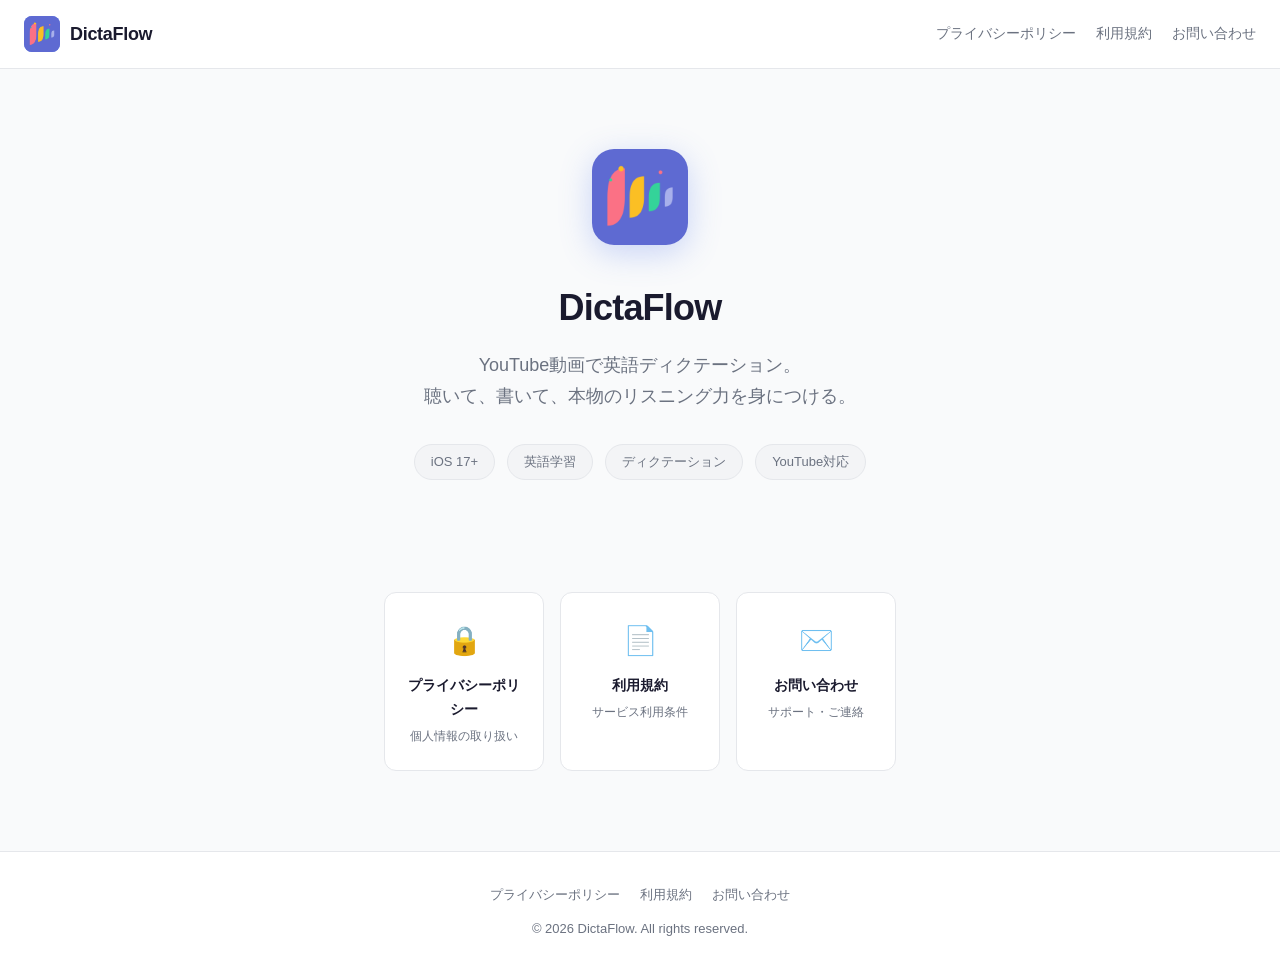
<file: index.html>
<!DOCTYPE html>
<html lang="ja">
<head>
  <meta charset="UTF-8">
  <meta name="viewport" content="width=device-width, initial-scale=1.0">
  <title>DictaFlow — YouTube英語ディクテーション学習</title>
  <link rel="stylesheet" href="style.css">
  <style>
    .hero {
      text-align: center;
      padding: 80px 24px 64px;
    }
    .hero-icon {
      width: 96px;
      height: 96px;
      border-radius: 22px;
      display: inline-block;
      margin-bottom: 24px;
      box-shadow: 0 8px 32px rgba(91,127,238,0.3);
      overflow: hidden;
    }
    .hero-icon img {
      width: 100%;
      height: 100%;
      object-fit: cover;
    }
    .hero h1 {
      font-size: 36px;
      font-weight: 800;
      letter-spacing: -0.8px;
      margin-bottom: 12px;
    }
    .hero p {
      font-size: 18px;
      color: var(--muted);
      max-width: 480px;
      margin: 0 auto 32px;
    }
    .badge-row {
      display: flex;
      gap: 12px;
      justify-content: center;
      flex-wrap: wrap;
      margin-bottom: 48px;
    }
    .badge {
      background: #f3f4f6;
      border: 1px solid var(--border);
      border-radius: 999px;
      padding: 6px 16px;
      font-size: 13px;
      color: var(--muted);
      font-weight: 500;
    }
    .link-grid {
      max-width: 560px;
      margin: 0 auto;
      display: grid;
      grid-template-columns: repeat(auto-fit, minmax(160px, 1fr));
      gap: 16px;
      padding: 0 24px;
    }
    .link-card {
      background: var(--white);
      border: 1px solid var(--border);
      border-radius: 12px;
      padding: 24px 20px;
      text-align: center;
      text-decoration: none;
      color: var(--text);
      transition: border-color 0.15s, box-shadow 0.15s;
    }
    .link-card:hover {
      border-color: var(--brand);
      box-shadow: 0 4px 16px rgba(91,127,238,0.12);
      text-decoration: none;
    }
    .link-card-icon { font-size: 28px; margin-bottom: 10px; }
    .link-card-title { font-weight: 600; font-size: 14px; }
    .link-card-desc { font-size: 12px; color: var(--muted); margin-top: 4px; }
  </style>
</head>
<body>

<header class="site-header">
  <a href="index.html" class="logo">
    <div class="logo-icon"><img src="icon.png" alt="DictaFlow" style="width:100%;height:100%;object-fit:cover;border-radius:8px;"></div>
    <span class="logo-name">DictaFlow</span>
  </a>
  <nav>
    <a href="privacy.html">プライバシーポリシー</a>
    <a href="terms.html">利用規約</a>
    <a href="contact.html">お問い合わせ</a>
  </nav>
</header>

<div class="hero">
  <div class="hero-icon"><img src="icon.png" alt="DictaFlow"></div>
  <h1>DictaFlow</h1>
  <p>YouTube動画で英語ディクテーション。<br>聴いて、書いて、本物のリスニング力を身につける。</p>
  <div class="badge-row">
    <span class="badge">iOS 17+</span>
    <span class="badge">英語学習</span>
    <span class="badge">ディクテーション</span>
    <span class="badge">YouTube対応</span>
  </div>
</div>

<div class="link-grid">
  <a href="privacy.html" class="link-card">
    <div class="link-card-icon">🔒</div>
    <div class="link-card-title">プライバシーポリシー</div>
    <div class="link-card-desc">個人情報の取り扱い</div>
  </a>
  <a href="terms.html" class="link-card">
    <div class="link-card-icon">📄</div>
    <div class="link-card-title">利用規約</div>
    <div class="link-card-desc">サービス利用条件</div>
  </a>
  <a href="contact.html" class="link-card">
    <div class="link-card-icon">✉️</div>
    <div class="link-card-title">お問い合わせ</div>
    <div class="link-card-desc">サポート・ご連絡</div>
  </a>
</div>

<footer class="site-footer" style="margin-top: 80px;">
  <div class="footer-links">
    <a href="privacy.html">プライバシーポリシー</a>
    <a href="terms.html">利用規約</a>
    <a href="contact.html">お問い合わせ</a>
  </div>
  <p>&copy; 2026 DictaFlow. All rights reserved.</p>
</footer>

</body>
</html>
</file>
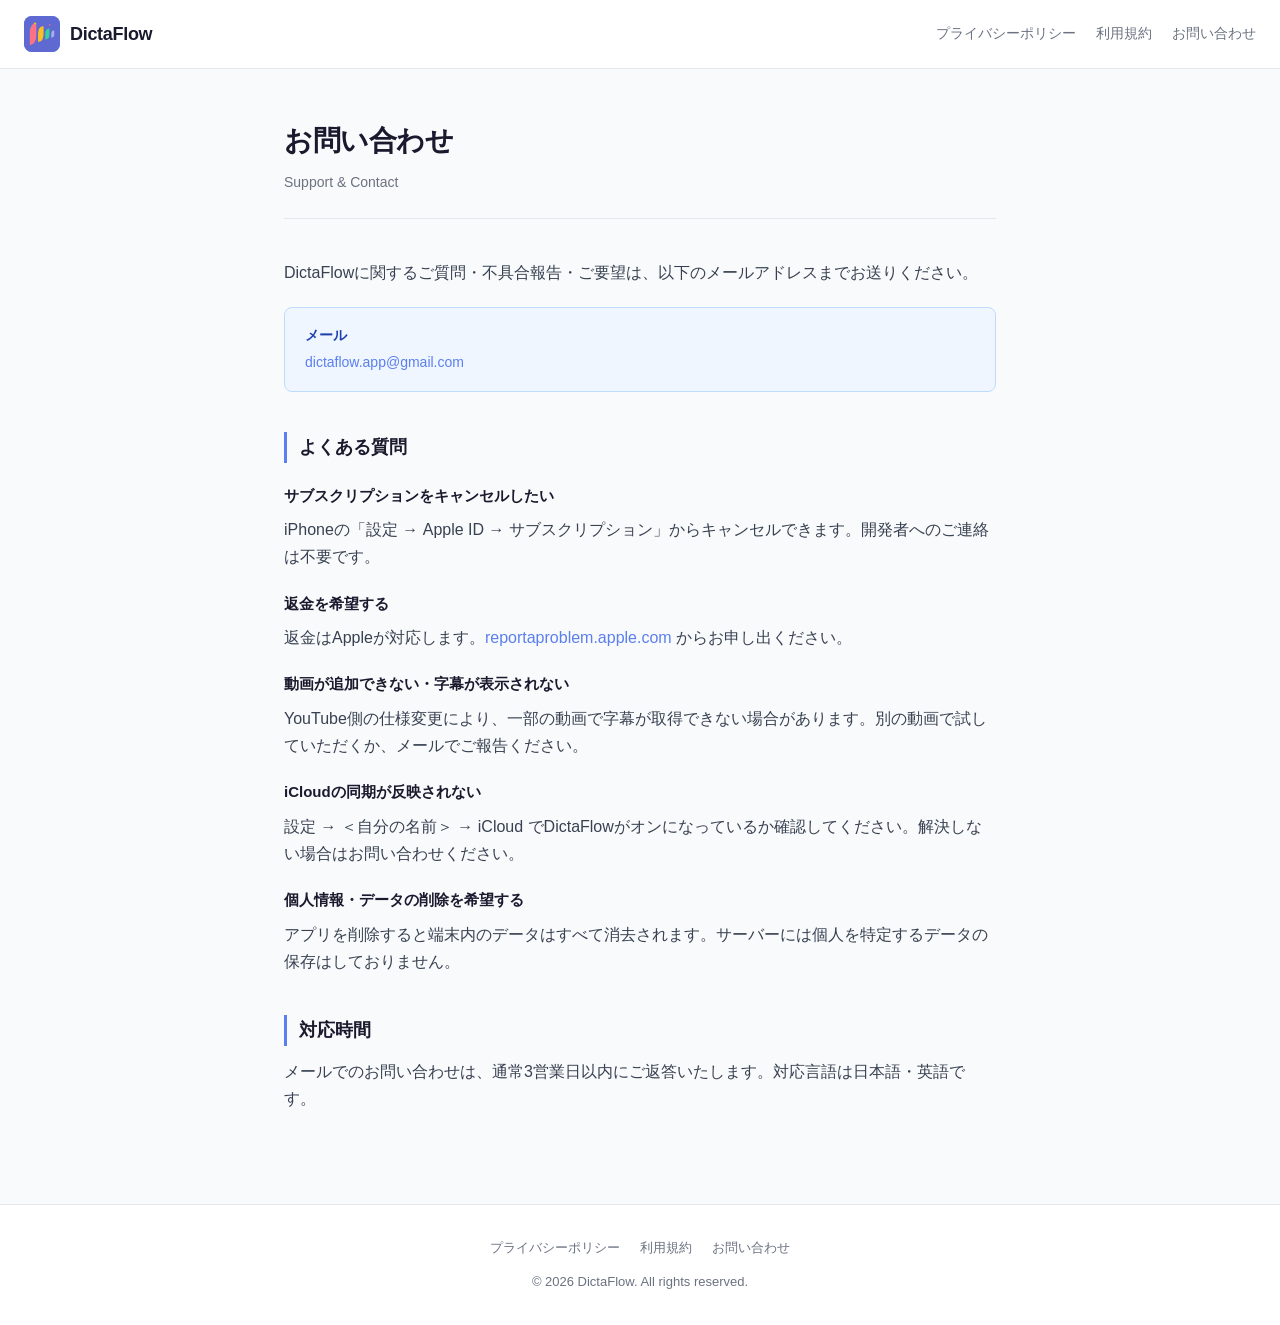
<file: contact.html>
<!DOCTYPE html>
<html lang="ja">
<head>
  <meta charset="UTF-8">
  <meta name="viewport" content="width=device-width, initial-scale=1.0">
  <title>お問い合わせ — DictaFlow</title>
  <link rel="stylesheet" href="style.css">
</head>
<body>

<header class="site-header">
  <a href="index.html" class="logo">
    <div class="logo-icon"><img src="icon.png" alt="DictaFlow" style="width:100%;height:100%;object-fit:cover;border-radius:8px;"></div>
    <span class="logo-name">DictaFlow</span>
  </a>
  <nav>
    <a href="privacy.html">プライバシーポリシー</a>
    <a href="terms.html">利用規約</a>
    <a href="contact.html">お問い合わせ</a>
  </nav>
</header>

<main class="container">
  <h1 class="page-title">お問い合わせ</h1>
  <p class="page-meta">Support &amp; Contact</p>

  <div class="content">

    <p>DictaFlowに関するご質問・不具合報告・ご要望は、以下のメールアドレスまでお送りください。</p>

    <div class="notice">
      <strong>メール</strong>
      <a href="mailto:dictaflow.app@gmail.com">dictaflow.app@gmail.com</a>
    </div>

    <h2>よくある質問</h2>

    <h3>サブスクリプションをキャンセルしたい</h3>
    <p>iPhoneの「設定 → Apple ID → サブスクリプション」からキャンセルできます。開発者へのご連絡は不要です。</p>

    <h3>返金を希望する</h3>
    <p>返金はAppleが対応します。<a href="https://reportaproblem.apple.com" target="_blank" rel="noopener">reportaproblem.apple.com</a> からお申し出ください。</p>

    <h3>動画が追加できない・字幕が表示されない</h3>
    <p>YouTube側の仕様変更により、一部の動画で字幕が取得できない場合があります。別の動画で試していただくか、メールでご報告ください。</p>

    <h3>iCloudの同期が反映されない</h3>
    <p>設定 → ＜自分の名前＞ → iCloud でDictaFlowがオンになっているか確認してください。解決しない場合はお問い合わせください。</p>

    <h3>個人情報・データの削除を希望する</h3>
    <p>アプリを削除すると端末内のデータはすべて消去されます。サーバーには個人を特定するデータの保存はしておりません。</p>

    <h2>対応時間</h2>
    <p>メールでのお問い合わせは、通常3営業日以内にご返答いたします。対応言語は日本語・英語です。</p>

  </div>
</main>

<footer class="site-footer">
  <div class="footer-links">
    <a href="privacy.html">プライバシーポリシー</a>
    <a href="terms.html">利用規約</a>
    <a href="contact.html">お問い合わせ</a>
  </div>
  <p>&copy; 2026 DictaFlow. All rights reserved.</p>
</footer>

</body>
</html>
</file>
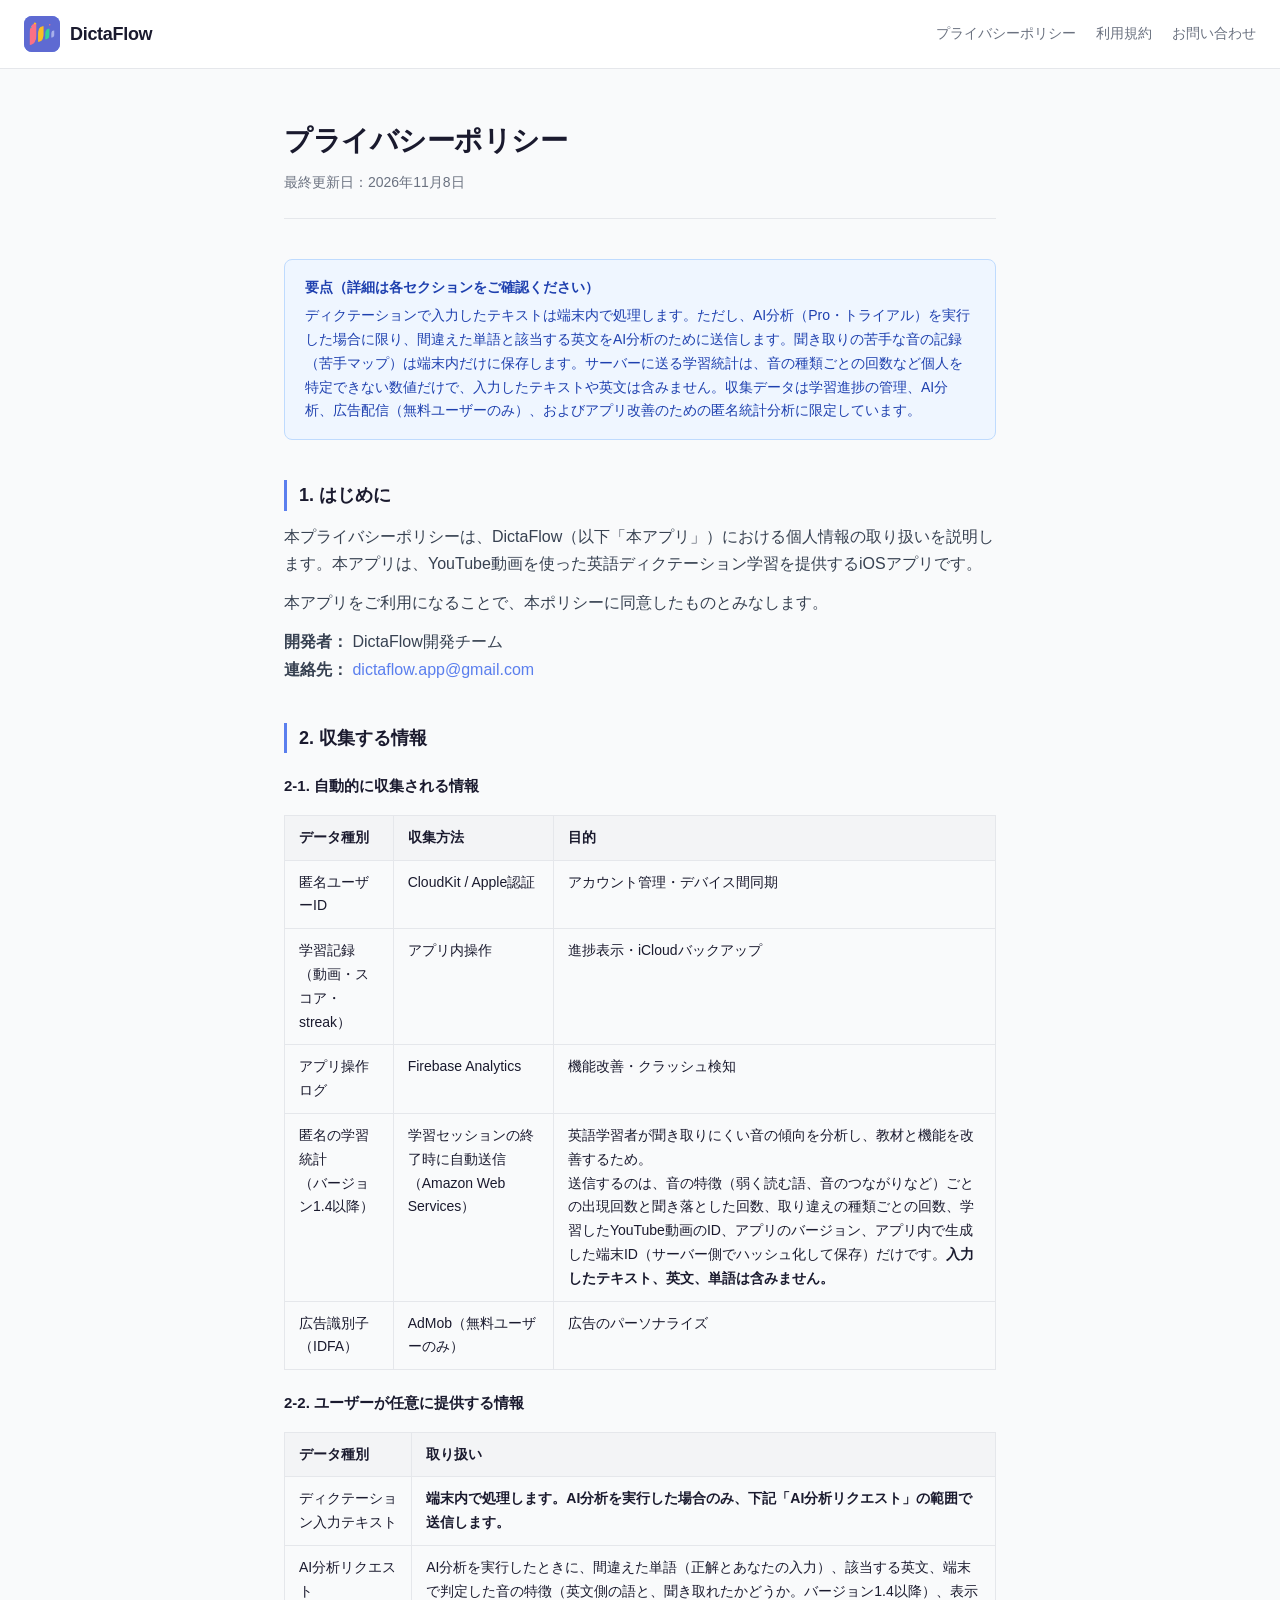
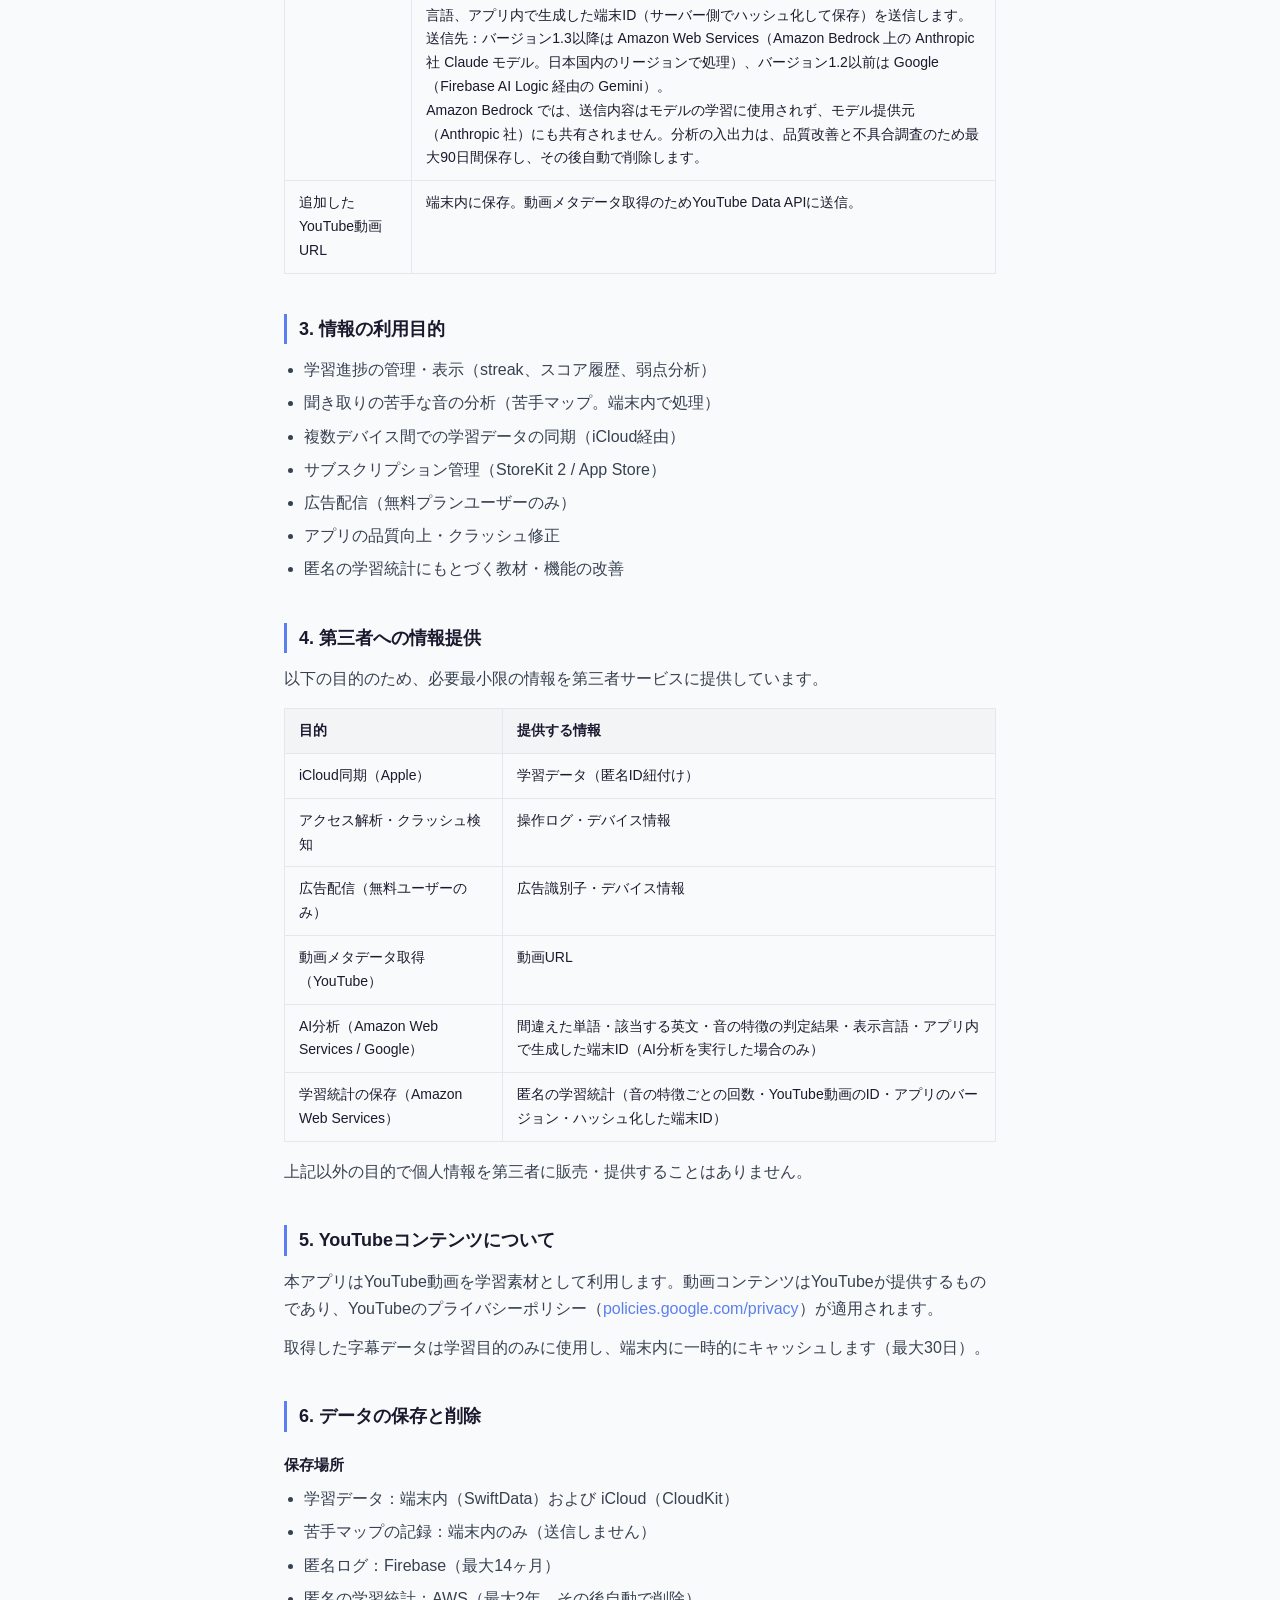
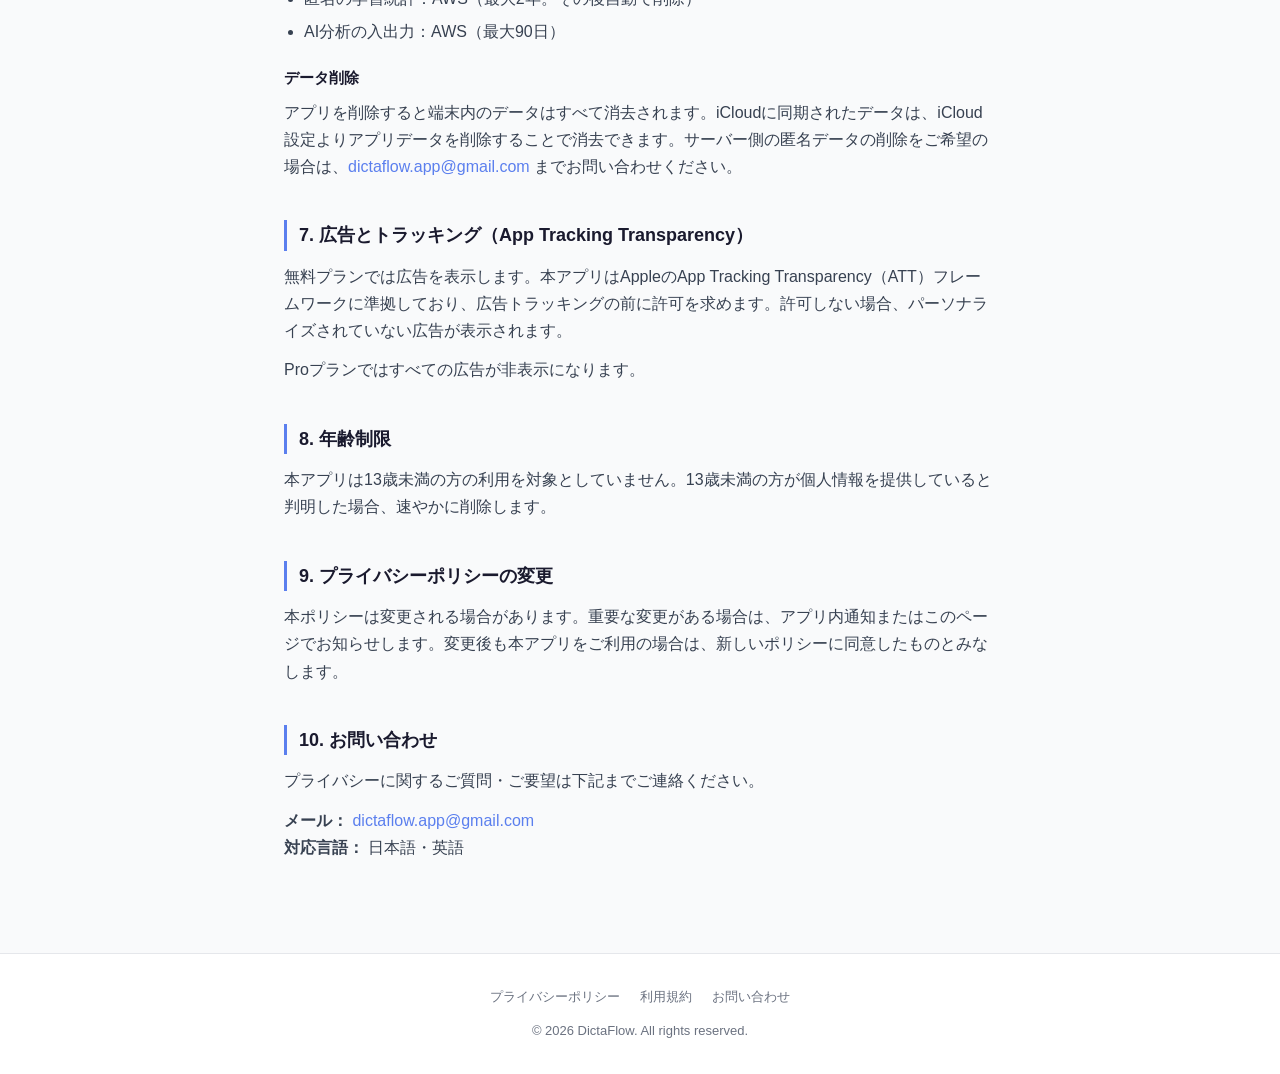
<file: privacy.html>
<!DOCTYPE html>
<html lang="ja">
<head>
  <meta charset="UTF-8">
  <meta name="viewport" content="width=device-width, initial-scale=1.0">
  <title>プライバシーポリシー — DictaFlow</title>
  <link rel="stylesheet" href="style.css">
</head>
<body>

<header class="site-header">
  <a href="index.html" class="logo">
    <div class="logo-icon"><img src="icon.png" alt="DictaFlow" style="width:100%;height:100%;object-fit:cover;border-radius:8px;"></div>
    <span class="logo-name">DictaFlow</span>
  </a>
  <nav>
    <a href="privacy.html">プライバシーポリシー</a>
    <a href="terms.html">利用規約</a>
    <a href="contact.html">お問い合わせ</a>
  </nav>
</header>

<main class="container">
  <h1 class="page-title">プライバシーポリシー</h1>
  <p class="page-meta">最終更新日：2026年11月8日</p>

  <div class="content">

    <div class="notice">
      <strong>要点（詳細は各セクションをご確認ください）</strong>
      ディクテーションで入力したテキストは端末内で処理します。ただし、AI分析（Pro・トライアル）を実行した場合に限り、間違えた単語と該当する英文をAI分析のために送信します。聞き取りの苦手な音の記録（苦手マップ）は端末内だけに保存します。サーバーに送る学習統計は、音の種類ごとの回数など個人を特定できない数値だけで、入力したテキストや英文は含みません。収集データは学習進捗の管理、AI分析、広告配信（無料ユーザーのみ）、およびアプリ改善のための匿名統計分析に限定しています。
    </div>

    <h2>1. はじめに</h2>
    <p>本プライバシーポリシーは、DictaFlow（以下「本アプリ」）における個人情報の取り扱いを説明します。本アプリは、YouTube動画を使った英語ディクテーション学習を提供するiOSアプリです。</p>
    <p>本アプリをご利用になることで、本ポリシーに同意したものとみなします。</p>
    <p><strong>開発者：</strong> DictaFlow開発チーム<br>
    <strong>連絡先：</strong> <a href="mailto:dictaflow.app@gmail.com">dictaflow.app@gmail.com</a></p>

    <h2>2. 収集する情報</h2>

    <h3>2-1. 自動的に収集される情報</h3>
    <table>
      <tr>
        <th>データ種別</th>
        <th>収集方法</th>
        <th>目的</th>
      </tr>
      <tr>
        <td>匿名ユーザーID</td>
        <td>CloudKit / Apple認証</td>
        <td>アカウント管理・デバイス間同期</td>
      </tr>
      <tr>
        <td>学習記録<br>（動画・スコア・streak）</td>
        <td>アプリ内操作</td>
        <td>進捗表示・iCloudバックアップ</td>
      </tr>
      <tr>
        <td>アプリ操作ログ</td>
        <td>Firebase Analytics</td>
        <td>機能改善・クラッシュ検知</td>
      </tr>
      <tr>
        <td>匿名の学習統計<br>（バージョン1.4以降）</td>
        <td>学習セッションの終了時に自動送信（Amazon Web Services）</td>
        <td>英語学習者が聞き取りにくい音の傾向を分析し、教材と機能を改善するため。<br>
          送信するのは、音の特徴（弱く読む語、音のつながりなど）ごとの出現回数と聞き落とした回数、取り違えの種類ごとの回数、学習したYouTube動画のID、アプリのバージョン、アプリ内で生成した端末ID（サーバー側でハッシュ化して保存）だけです。<strong>入力したテキスト、英文、単語は含みません。</strong></td>
      </tr>
      <tr>
        <td>広告識別子（IDFA）</td>
        <td>AdMob（無料ユーザーのみ）</td>
        <td>広告のパーソナライズ</td>
      </tr>
    </table>

    <h3>2-2. ユーザーが任意に提供する情報</h3>
    <table>
      <tr>
        <th>データ種別</th>
        <th>取り扱い</th>
      </tr>
      <tr>
        <td>ディクテーション入力テキスト</td>
        <td><strong>端末内で処理します。AI分析を実行した場合のみ、下記「AI分析リクエスト」の範囲で送信します。</strong></td>
      </tr>
      <tr>
        <td>AI分析リクエスト</td>
        <td>AI分析を実行したときに、間違えた単語（正解とあなたの入力）、該当する英文、端末で判定した音の特徴（英文側の語と、聞き取れたかどうか。バージョン1.4以降）、表示言語、アプリ内で生成した端末ID（サーバー側でハッシュ化して保存）を送信します。<br>
          送信先：バージョン1.3以降は Amazon Web Services（Amazon Bedrock 上の Anthropic 社 Claude モデル。日本国内のリージョンで処理）、バージョン1.2以前は Google（Firebase AI Logic 経由の Gemini）。<br>
          Amazon Bedrock では、送信内容はモデルの学習に使用されず、モデル提供元（Anthropic 社）にも共有されません。分析の入出力は、品質改善と不具合調査のため最大90日間保存し、その後自動で削除します。</td>
      </tr>
      <tr>
        <td>追加したYouTube動画URL</td>
        <td>端末内に保存。動画メタデータ取得のためYouTube Data APIに送信。</td>
      </tr>
    </table>

    <h2>3. 情報の利用目的</h2>
    <ul>
      <li>学習進捗の管理・表示（streak、スコア履歴、弱点分析）</li>
      <li>聞き取りの苦手な音の分析（苦手マップ。端末内で処理）</li>
      <li>複数デバイス間での学習データの同期（iCloud経由）</li>
      <li>サブスクリプション管理（StoreKit 2 / App Store）</li>
      <li>広告配信（無料プランユーザーのみ）</li>
      <li>アプリの品質向上・クラッシュ修正</li>
      <li>匿名の学習統計にもとづく教材・機能の改善</li>
    </ul>

    <h2>4. 第三者への情報提供</h2>
    <p>以下の目的のため、必要最小限の情報を第三者サービスに提供しています。</p>
    <table>
      <tr>
        <th>目的</th>
        <th>提供する情報</th>
      </tr>
      <tr>
        <td>iCloud同期（Apple）</td>
        <td>学習データ（匿名ID紐付け）</td>
      </tr>
      <tr>
        <td>アクセス解析・クラッシュ検知</td>
        <td>操作ログ・デバイス情報</td>
      </tr>
      <tr>
        <td>広告配信（無料ユーザーのみ）</td>
        <td>広告識別子・デバイス情報</td>
      </tr>
      <tr>
        <td>動画メタデータ取得（YouTube）</td>
        <td>動画URL</td>
      </tr>
      <tr>
        <td>AI分析（Amazon Web Services / Google）</td>
        <td>間違えた単語・該当する英文・音の特徴の判定結果・表示言語・アプリ内で生成した端末ID（AI分析を実行した場合のみ）</td>
      </tr>
      <tr>
        <td>学習統計の保存（Amazon Web Services）</td>
        <td>匿名の学習統計（音の特徴ごとの回数・YouTube動画のID・アプリのバージョン・ハッシュ化した端末ID）</td>
      </tr>
    </table>
    <p>上記以外の目的で個人情報を第三者に販売・提供することはありません。</p>

    <h2>5. YouTubeコンテンツについて</h2>
    <p>本アプリはYouTube動画を学習素材として利用します。動画コンテンツはYouTubeが提供するものであり、YouTubeのプライバシーポリシー（<a href="https://policies.google.com/privacy" target="_blank" rel="noopener">policies.google.com/privacy</a>）が適用されます。</p>
    <p>取得した字幕データは学習目的のみに使用し、端末内に一時的にキャッシュします（最大30日）。</p>

    <h2>6. データの保存と削除</h2>
    <h3>保存場所</h3>
    <ul>
      <li>学習データ：端末内（SwiftData）および iCloud（CloudKit）</li>
      <li>苦手マップの記録：端末内のみ（送信しません）</li>
      <li>匿名ログ：Firebase（最大14ヶ月）</li>
      <li>匿名の学習統計：AWS（最大2年。その後自動で削除）</li>
      <li>AI分析の入出力：AWS（最大90日）</li>
    </ul>
    <h3>データ削除</h3>
    <p>アプリを削除すると端末内のデータはすべて消去されます。iCloudに同期されたデータは、iCloud設定よりアプリデータを削除することで消去できます。サーバー側の匿名データの削除をご希望の場合は、<a href="mailto:dictaflow.app@gmail.com">dictaflow.app@gmail.com</a> までお問い合わせください。</p>

    <h2>7. 広告とトラッキング（App Tracking Transparency）</h2>
    <p>無料プランでは広告を表示します。本アプリはAppleのApp Tracking Transparency（ATT）フレームワークに準拠しており、広告トラッキングの前に許可を求めます。許可しない場合、パーソナライズされていない広告が表示されます。</p>
    <p>Proプランではすべての広告が非表示になります。</p>

    <h2>8. 年齢制限</h2>
    <p>本アプリは13歳未満の方の利用を対象としていません。13歳未満の方が個人情報を提供していると判明した場合、速やかに削除します。</p>

    <h2>9. プライバシーポリシーの変更</h2>
    <p>本ポリシーは変更される場合があります。重要な変更がある場合は、アプリ内通知またはこのページでお知らせします。変更後も本アプリをご利用の場合は、新しいポリシーに同意したものとみなします。</p>

    <h2>10. お問い合わせ</h2>
    <p>プライバシーに関するご質問・ご要望は下記までご連絡ください。</p>
    <p>
      <strong>メール：</strong> <a href="mailto:dictaflow.app@gmail.com">dictaflow.app@gmail.com</a><br>
      <strong>対応言語：</strong> 日本語・英語
    </p>

  </div>
</main>

<footer class="site-footer">
  <div class="footer-links">
    <a href="privacy.html">プライバシーポリシー</a>
    <a href="terms.html">利用規約</a>
    <a href="contact.html">お問い合わせ</a>
  </div>
  <p>&copy; 2026 DictaFlow. All rights reserved.</p>
</footer>

</body>
</html>
</file>
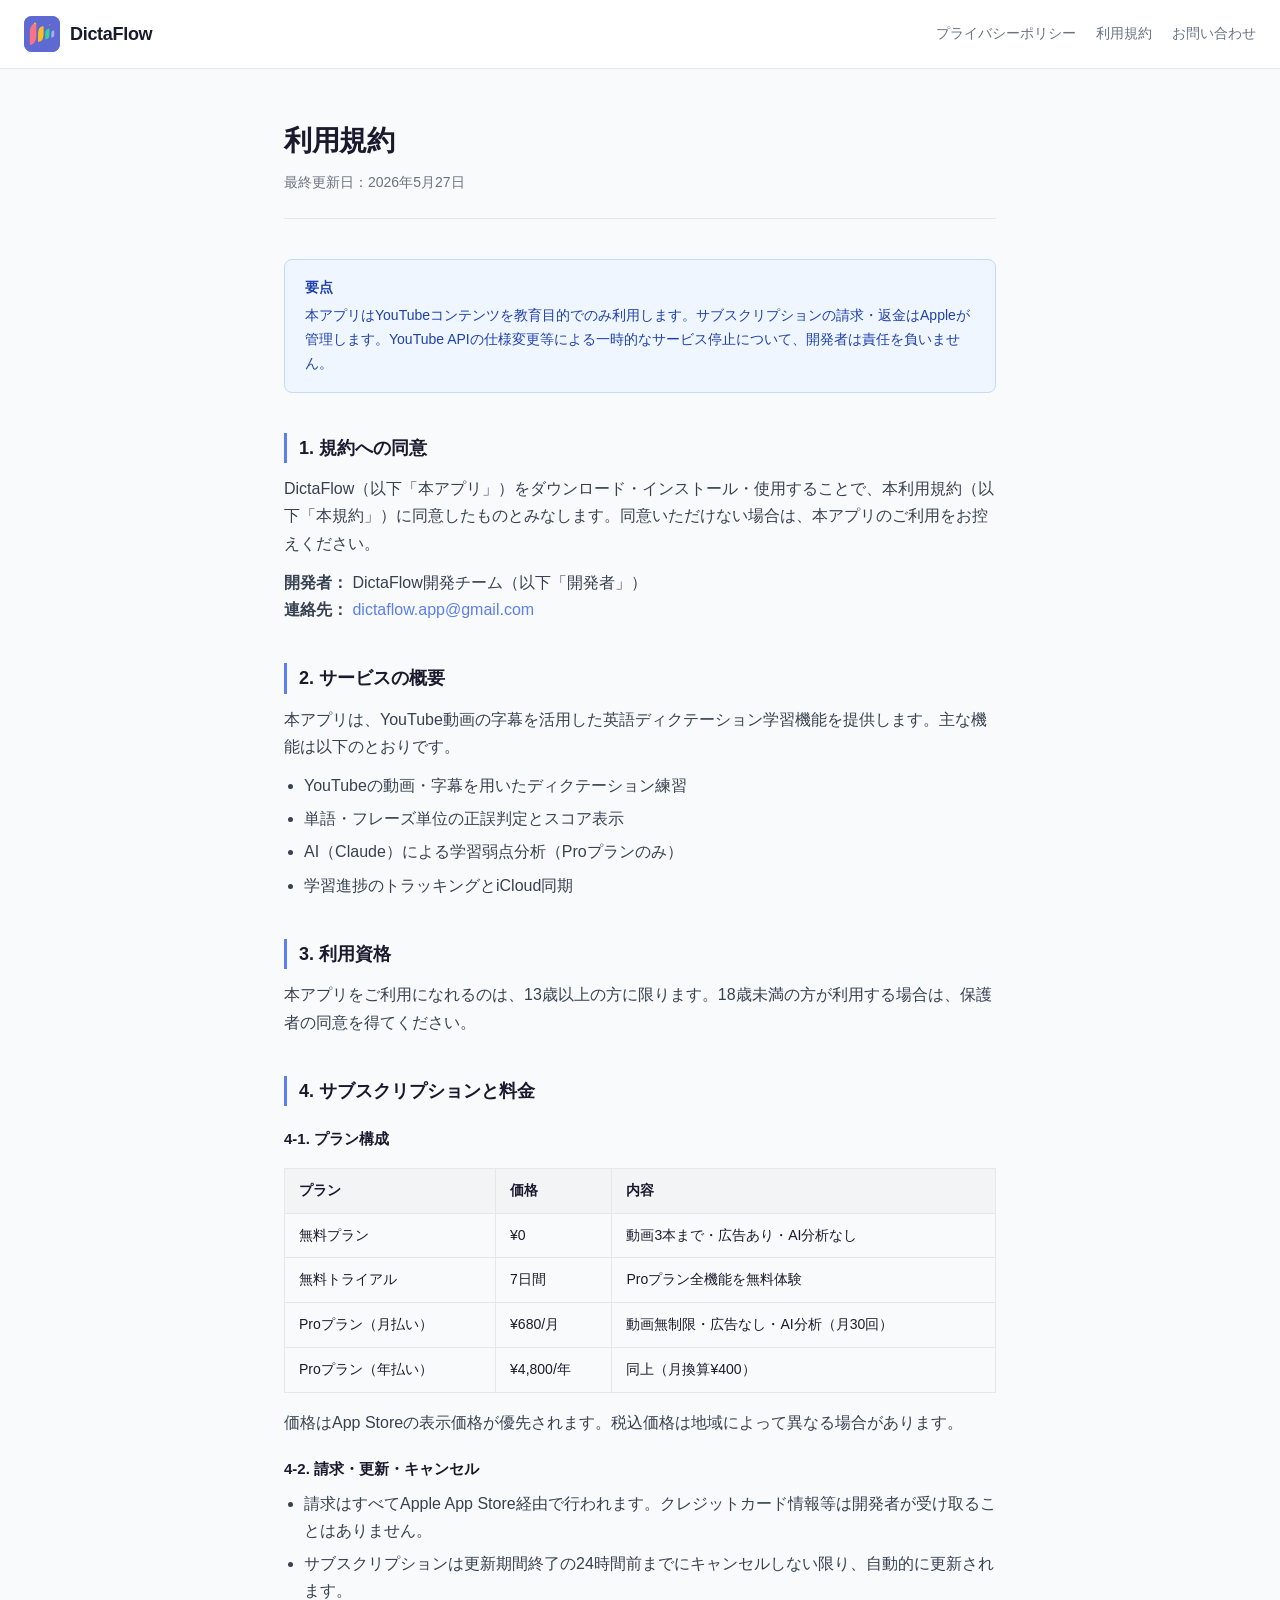
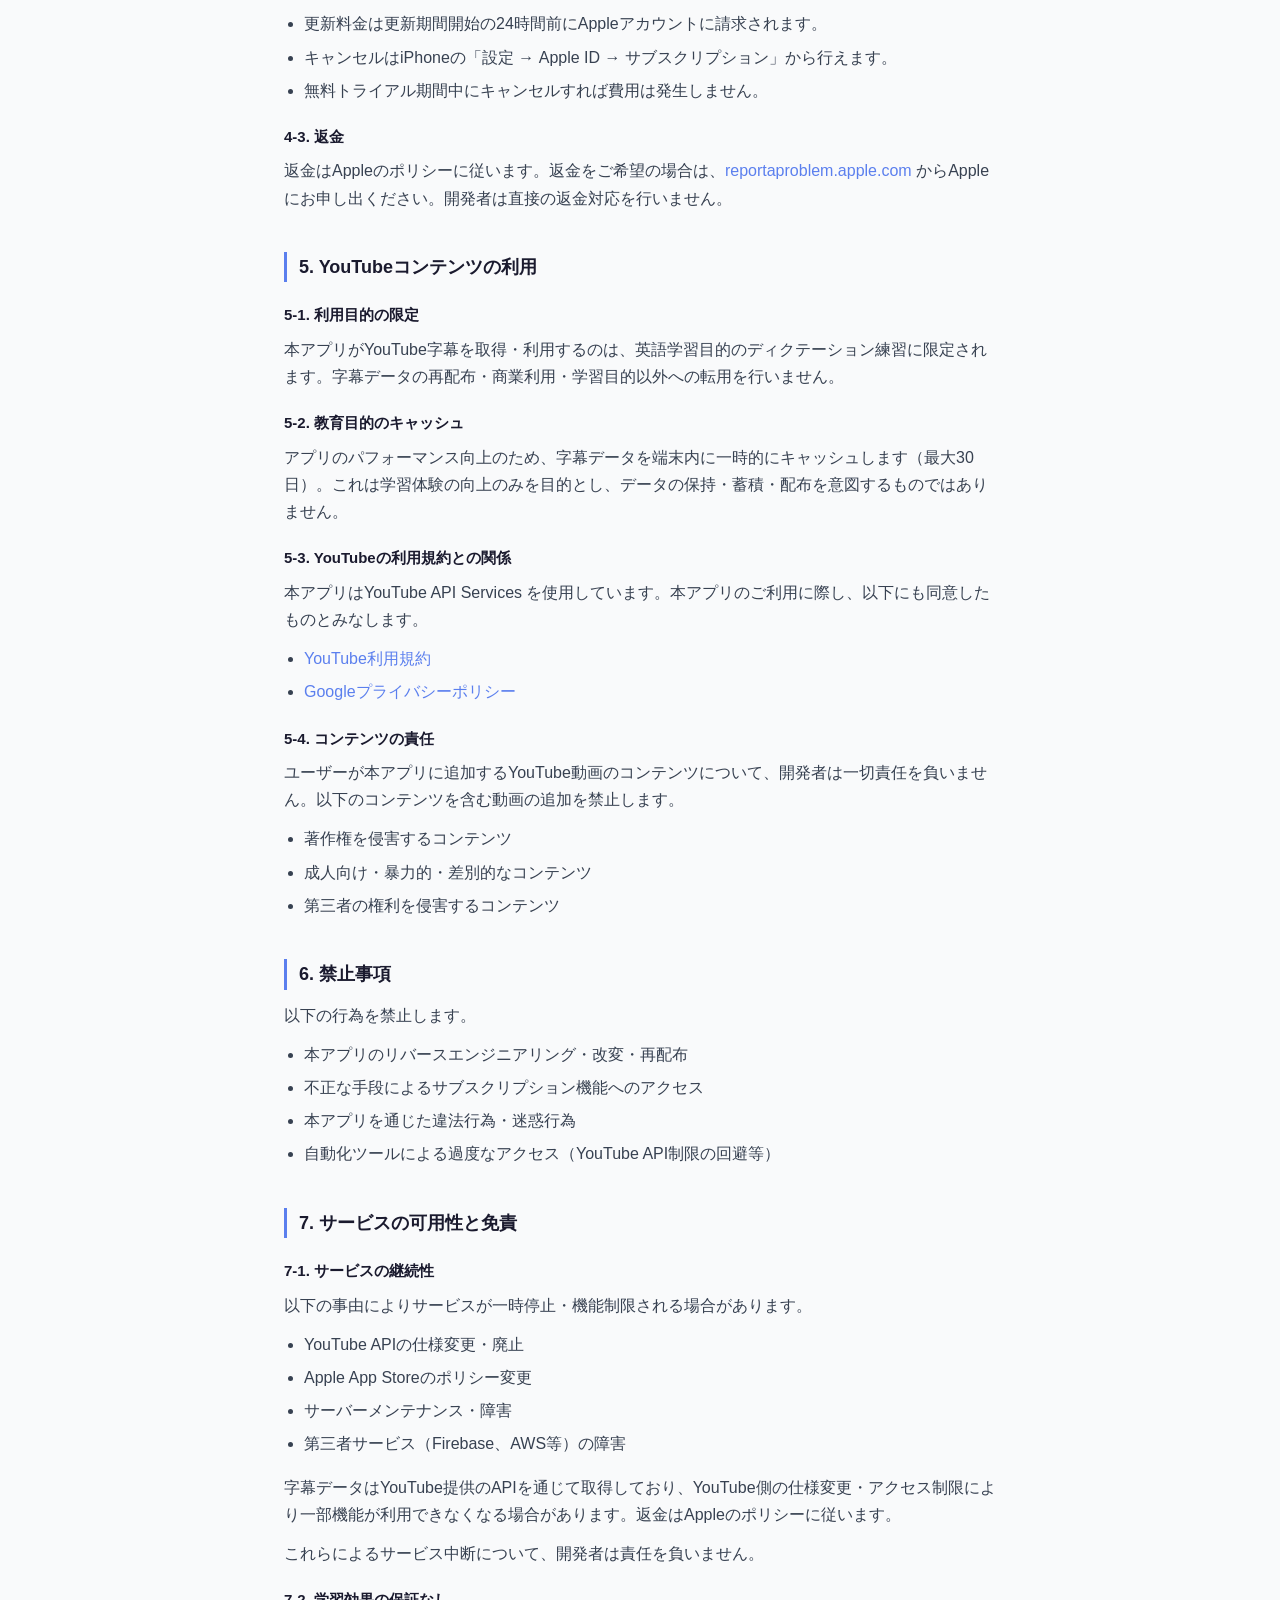
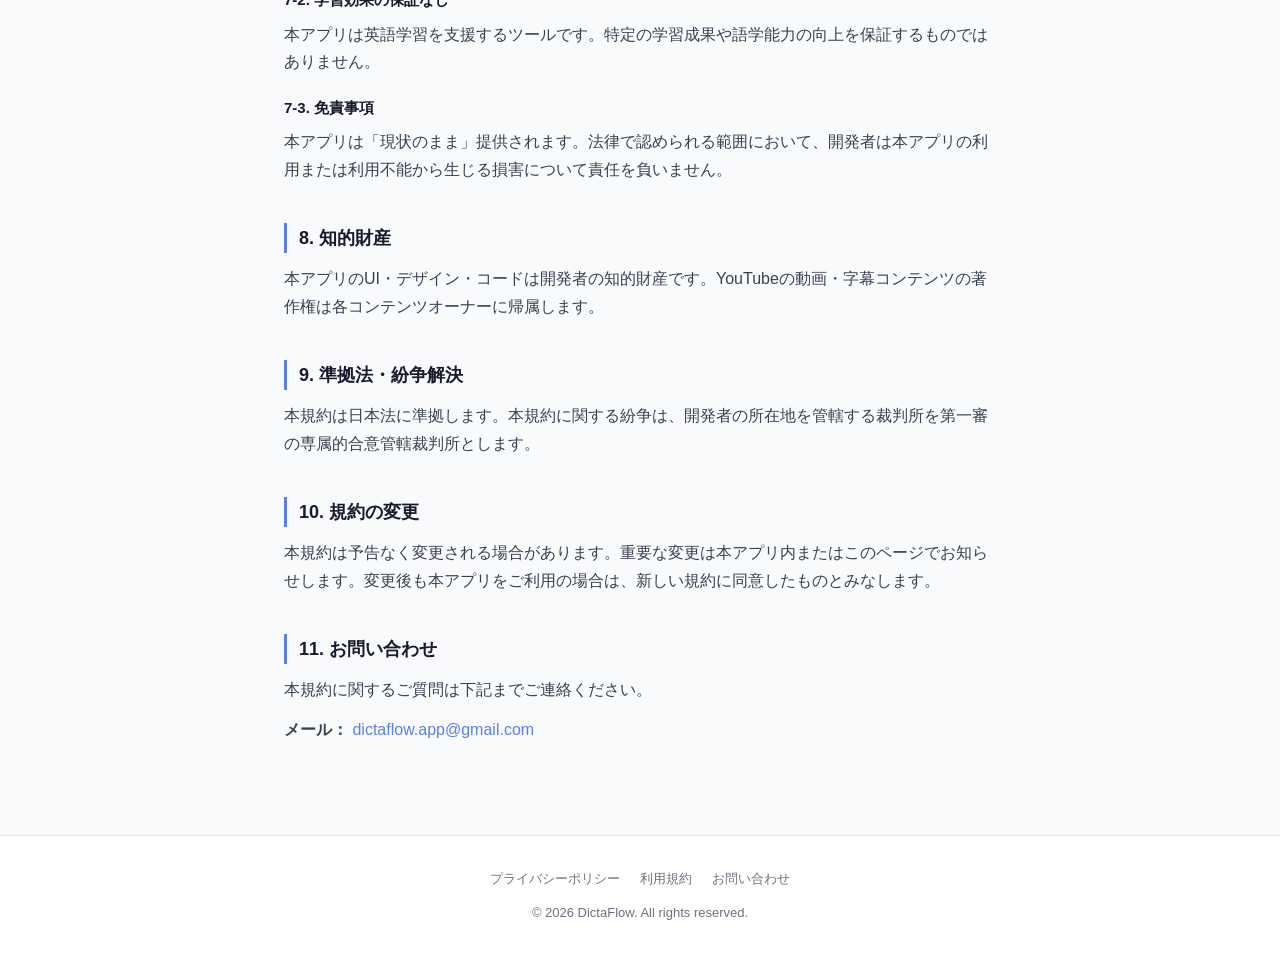
<file: terms.html>
<!DOCTYPE html>
<html lang="ja">
<head>
  <meta charset="UTF-8">
  <meta name="viewport" content="width=device-width, initial-scale=1.0">
  <title>利用規約 — DictaFlow</title>
  <link rel="stylesheet" href="style.css">
</head>
<body>

<header class="site-header">
  <a href="index.html" class="logo">
    <div class="logo-icon"><img src="icon.png" alt="DictaFlow" style="width:100%;height:100%;object-fit:cover;border-radius:8px;"></div>
    <span class="logo-name">DictaFlow</span>
  </a>
  <nav>
    <a href="privacy.html">プライバシーポリシー</a>
    <a href="terms.html">利用規約</a>
    <a href="contact.html">お問い合わせ</a>
  </nav>
</header>

<main class="container">
  <h1 class="page-title">利用規約</h1>
  <p class="page-meta">最終更新日：2026年5月27日</p>

  <div class="content">

    <div class="notice">
      <strong>要点</strong>
      本アプリはYouTubeコンテンツを教育目的でのみ利用します。サブスクリプションの請求・返金はAppleが管理します。YouTube APIの仕様変更等による一時的なサービス停止について、開発者は責任を負いません。
    </div>

    <h2>1. 規約への同意</h2>
    <p>DictaFlow（以下「本アプリ」）をダウンロード・インストール・使用することで、本利用規約（以下「本規約」）に同意したものとみなします。同意いただけない場合は、本アプリのご利用をお控えください。</p>
    <p><strong>開発者：</strong> DictaFlow開発チーム（以下「開発者」）<br>
    <strong>連絡先：</strong> <a href="mailto:dictaflow.app@gmail.com">dictaflow.app@gmail.com</a></p>

    <h2>2. サービスの概要</h2>
    <p>本アプリは、YouTube動画の字幕を活用した英語ディクテーション学習機能を提供します。主な機能は以下のとおりです。</p>
    <ul>
      <li>YouTubeの動画・字幕を用いたディクテーション練習</li>
      <li>単語・フレーズ単位の正誤判定とスコア表示</li>
      <li>AI（Claude）による学習弱点分析（Proプランのみ）</li>
      <li>学習進捗のトラッキングとiCloud同期</li>
    </ul>

    <h2>3. 利用資格</h2>
    <p>本アプリをご利用になれるのは、13歳以上の方に限ります。18歳未満の方が利用する場合は、保護者の同意を得てください。</p>

    <h2>4. サブスクリプションと料金</h2>

    <h3>4-1. プラン構成</h3>
    <table>
      <tr>
        <th>プラン</th>
        <th>価格</th>
        <th>内容</th>
      </tr>
      <tr>
        <td>無料プラン</td>
        <td>¥0</td>
        <td>動画3本まで・広告あり・AI分析なし</td>
      </tr>
      <tr>
        <td>無料トライアル</td>
        <td>7日間</td>
        <td>Proプラン全機能を無料体験</td>
      </tr>
      <tr>
        <td>Proプラン（月払い）</td>
        <td>¥680/月</td>
        <td>動画無制限・広告なし・AI分析（月30回）</td>
      </tr>
      <tr>
        <td>Proプラン（年払い）</td>
        <td>¥4,800/年</td>
        <td>同上（月換算¥400）</td>
      </tr>
    </table>
    <p>価格はApp Storeの表示価格が優先されます。税込価格は地域によって異なる場合があります。</p>

    <h3>4-2. 請求・更新・キャンセル</h3>
    <ul>
      <li>請求はすべてApple App Store経由で行われます。クレジットカード情報等は開発者が受け取ることはありません。</li>
      <li>サブスクリプションは更新期間終了の24時間前までにキャンセルしない限り、自動的に更新されます。</li>
      <li>更新料金は更新期間開始の24時間前にAppleアカウントに請求されます。</li>
      <li>キャンセルはiPhoneの「設定 → Apple ID → サブスクリプション」から行えます。</li>
      <li>無料トライアル期間中にキャンセルすれば費用は発生しません。</li>
    </ul>

    <h3>4-3. 返金</h3>
    <p>返金はAppleのポリシーに従います。返金をご希望の場合は、<a href="https://reportaproblem.apple.com" target="_blank" rel="noopener">reportaproblem.apple.com</a> からAppleにお申し出ください。開発者は直接の返金対応を行いません。</p>

    <h2>5. YouTubeコンテンツの利用</h2>

    <h3>5-1. 利用目的の限定</h3>
    <p>本アプリがYouTube字幕を取得・利用するのは、英語学習目的のディクテーション練習に限定されます。字幕データの再配布・商業利用・学習目的以外への転用を行いません。</p>

    <h3>5-2. 教育目的のキャッシュ</h3>
    <p>アプリのパフォーマンス向上のため、字幕データを端末内に一時的にキャッシュします（最大30日）。これは学習体験の向上のみを目的とし、データの保持・蓄積・配布を意図するものではありません。</p>

    <h3>5-3. YouTubeの利用規約との関係</h3>
    <p>本アプリはYouTube API Services を使用しています。本アプリのご利用に際し、以下にも同意したものとみなします。</p>
    <ul>
      <li><a href="https://www.youtube.com/t/terms" target="_blank" rel="noopener">YouTube利用規約</a></li>
      <li><a href="https://policies.google.com/privacy" target="_blank" rel="noopener">Googleプライバシーポリシー</a></li>
    </ul>

    <h3>5-4. コンテンツの責任</h3>
    <p>ユーザーが本アプリに追加するYouTube動画のコンテンツについて、開発者は一切責任を負いません。以下のコンテンツを含む動画の追加を禁止します。</p>
    <ul>
      <li>著作権を侵害するコンテンツ</li>
      <li>成人向け・暴力的・差別的なコンテンツ</li>
      <li>第三者の権利を侵害するコンテンツ</li>
    </ul>

    <h2>6. 禁止事項</h2>
    <p>以下の行為を禁止します。</p>
    <ul>
      <li>本アプリのリバースエンジニアリング・改変・再配布</li>
      <li>不正な手段によるサブスクリプション機能へのアクセス</li>
      <li>本アプリを通じた違法行為・迷惑行為</li>
      <li>自動化ツールによる過度なアクセス（YouTube API制限の回避等）</li>
    </ul>

    <h2>7. サービスの可用性と免責</h2>

    <h3>7-1. サービスの継続性</h3>
    <p>以下の事由によりサービスが一時停止・機能制限される場合があります。</p>
    <ul>
      <li>YouTube APIの仕様変更・廃止</li>
      <li>Apple App Storeのポリシー変更</li>
      <li>サーバーメンテナンス・障害</li>
      <li>第三者サービス（Firebase、AWS等）の障害</li>
    </ul>
    <p>字幕データはYouTube提供のAPIを通じて取得しており、YouTube側の仕様変更・アクセス制限により一部機能が利用できなくなる場合があります。返金はAppleのポリシーに従います。</p>
    <p>これらによるサービス中断について、開発者は責任を負いません。</p>

    <h3>7-2. 学習効果の保証なし</h3>
    <p>本アプリは英語学習を支援するツールです。特定の学習成果や語学能力の向上を保証するものではありません。</p>

    <h3>7-3. 免責事項</h3>
    <p>本アプリは「現状のまま」提供されます。法律で認められる範囲において、開発者は本アプリの利用または利用不能から生じる損害について責任を負いません。</p>

    <h2>8. 知的財産</h2>
    <p>本アプリのUI・デザイン・コードは開発者の知的財産です。YouTubeの動画・字幕コンテンツの著作権は各コンテンツオーナーに帰属します。</p>

    <h2>9. 準拠法・紛争解決</h2>
    <p>本規約は日本法に準拠します。本規約に関する紛争は、開発者の所在地を管轄する裁判所を第一審の専属的合意管轄裁判所とします。</p>

    <h2>10. 規約の変更</h2>
    <p>本規約は予告なく変更される場合があります。重要な変更は本アプリ内またはこのページでお知らせします。変更後も本アプリをご利用の場合は、新しい規約に同意したものとみなします。</p>

    <h2>11. お問い合わせ</h2>
    <p>本規約に関するご質問は下記までご連絡ください。</p>
    <p>
      <strong>メール：</strong> <a href="mailto:dictaflow.app@gmail.com">dictaflow.app@gmail.com</a>
    </p>

  </div>
</main>

<footer class="site-footer">
  <div class="footer-links">
    <a href="privacy.html">プライバシーポリシー</a>
    <a href="terms.html">利用規約</a>
    <a href="contact.html">お問い合わせ</a>
  </div>
  <p>&copy; 2026 DictaFlow. All rights reserved.</p>
</footer>

</body>
</html>
</file>
<file: style.css>
*, *::before, *::after { box-sizing: border-box; margin: 0; padding: 0; }

:root {
  --brand: #5B7FEE;
  --brand-dark: #4166D5;
  --text: #1a1a2e;
  --muted: #6b7280;
  --border: #e5e7eb;
  --bg: #f9fafb;
  --white: #ffffff;
}

body {
  font-family: -apple-system, BlinkMacSystemFont, "Helvetica Neue", "Segoe UI", sans-serif;
  background: var(--bg);
  color: var(--text);
  line-height: 1.7;
  font-size: 16px;
}

a { color: var(--brand); text-decoration: none; }
a:hover { text-decoration: underline; }

/* Header */
.site-header {
  background: var(--white);
  border-bottom: 1px solid var(--border);
  padding: 16px 24px;
  display: flex;
  align-items: center;
  gap: 12px;
}
.site-header .logo {
  display: flex;
  align-items: center;
  gap: 10px;
  text-decoration: none;
  color: var(--text);
}
.site-header .logo-icon {
  width: 36px;
  height: 36px;
  background: var(--brand);
  border-radius: 8px;
  display: flex;
  align-items: center;
  justify-content: center;
  color: white;
  font-size: 18px;
}
.site-header .logo-name {
  font-weight: 700;
  font-size: 18px;
  letter-spacing: -0.3px;
}
.site-header nav {
  margin-left: auto;
  display: flex;
  gap: 20px;
  font-size: 14px;
  color: var(--muted);
}
.site-header nav a { color: var(--muted); }
.site-header nav a:hover { color: var(--brand); text-decoration: none; }

/* Main content */
.container {
  max-width: 760px;
  margin: 0 auto;
  padding: 48px 24px 80px;
}

.page-title {
  font-size: 28px;
  font-weight: 800;
  letter-spacing: -0.5px;
  margin-bottom: 6px;
}
.page-meta {
  font-size: 14px;
  color: var(--muted);
  margin-bottom: 40px;
  padding-bottom: 24px;
  border-bottom: 1px solid var(--border);
}

/* Content sections */
.content h2 {
  font-size: 18px;
  font-weight: 700;
  margin-top: 40px;
  margin-bottom: 12px;
  padding-left: 12px;
  border-left: 3px solid var(--brand);
}
.content h3 {
  font-size: 15px;
  font-weight: 600;
  margin-top: 20px;
  margin-bottom: 8px;
  color: var(--text);
}
.content p {
  margin-bottom: 12px;
  color: #374151;
}
.content ul, .content ol {
  margin: 8px 0 16px 20px;
  color: #374151;
}
.content li { margin-bottom: 6px; }

/* Table */
.content table {
  width: 100%;
  border-collapse: collapse;
  font-size: 14px;
  margin: 16px 0;
}
.content th {
  background: #f3f4f6;
  text-align: left;
  padding: 10px 14px;
  font-weight: 600;
  border: 1px solid var(--border);
}
.content td {
  padding: 10px 14px;
  border: 1px solid var(--border);
  vertical-align: top;
}

/* Notice box */
.notice {
  background: #eff6ff;
  border: 1px solid #bfdbfe;
  border-radius: 8px;
  padding: 16px 20px;
  font-size: 14px;
  margin: 20px 0;
  color: #1e40af;
}
.notice strong { display: block; margin-bottom: 4px; }

/* Footer */
.site-footer {
  text-align: center;
  padding: 32px 24px;
  font-size: 13px;
  color: var(--muted);
  border-top: 1px solid var(--border);
  background: var(--white);
}
.site-footer a { color: var(--muted); }
.site-footer .footer-links { display: flex; justify-content: center; gap: 20px; margin-bottom: 12px; }

@media (max-width: 600px) {
  .container { padding: 32px 16px 64px; }
  .page-title { font-size: 22px; }
  .site-header nav { display: none; }
}
</file>
